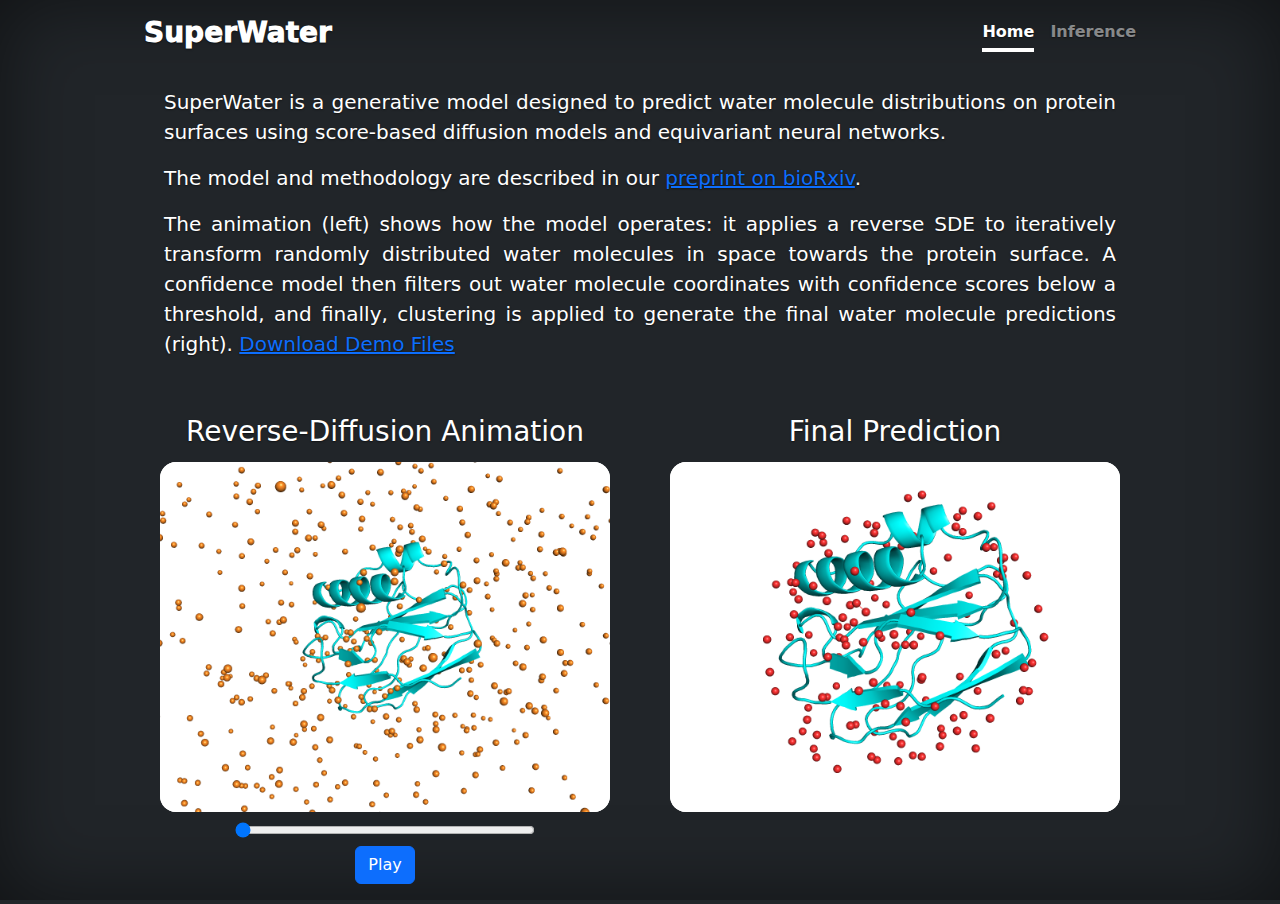
<file: webapp/templates/index.html>
<!doctype html>
<html lang="en" class="h-100">

<head>
    <meta charset="utf-8">
    <meta name="viewport" content="width=device-width, initial-scale=1">
    <title>SuperWater</title>
    <!-- Bootstrap core CSS -->
    <link href="../static/css/bootstrap.min.css" rel="stylesheet">
    <!-- Custom styles -->
    <link href="../static/css/index_page.css" rel="stylesheet">
</head>

<body class="d-flex text-center text-white bg-dark">
    <div class="d-flex w-100 h-100 p-3 mx-auto flex-column">

        <!-- Header -->
        <header style="margin-bottom: 15px;">
            <div class="mx-auto" style="max-width: 62em;">
                <h3 class="float-md-start mb-0" style="font-weight: 1000;">SuperWater</h3>
                <nav class="nav nav-masthead justify-content-center float-md-end">
                    <a class="nav-link active" aria-current="page" href="/">Home</a>
                    <a class="nav-link" href="/inference">Inference</a>
                    <!-- <a class="nav-link" href="#">Manubook</a> -->
                </nav>
            </div>
        </header>

        <!-- Main Content -->
        <main class="px-3">
            <div class="description-container">
                <p class="description-text">
                    SuperWater is a generative model designed to predict water molecule distributions on protein surfaces
                    using score-based diffusion models and equivariant neural networks.
                </p>
                <p class="description-text">
                    The model and methodology are described in our 
                    <a href="https://www.biorxiv.org/content/10.1101/2024.11.18.624208v1" target="_blank">preprint on bioRxiv</a>.
                </p>
                <p class="description-text">
                    The animation (left) shows how the model operates: it applies a reverse SDE to iteratively transform 
                    randomly distributed water molecules in space towards the protein surface. 
                    A confidence model then filters out water molecule coordinates with confidence scores below a threshold, and finally, clustering is applied 
                    to generate the final water molecule predictions (right). <a href="/download-demo/4YL4_inferenced.zip" download>Download Demo Files</a>
                </p>
            </div>
            

            <!-- Two boxes side by side -->
            <div class="container-box">

                <!-- Left Box: Animation -->
                <div class="box">
                    <h3 style="padding-bottom: 5px;">Reverse-Diffusion Animation</h3>

                    <div class="image-frame">
                        <img id="animation-frame" src="../static/images/diffusion_animation/4yl4_0001.png"
                            alt="Diffusion Animation" />
                    </div>

                    <div class="controls">
                        <input type="range" id="progress-bar" min="1" max="20" value="1" onchange="updateFrame()" />
                        <button class="btn btn-primary mt-2" id="play-btn" onclick="toggleAnimation()">Play</button>
                    </div>
                </div>

                <!-- Right Box: Static Image -->
                <div class="box">
                    <h3 style="padding-bottom: 5px;">Final Prediction</h3>

                    <div class="image-frame">
                        <img id="static-image" src="../static/images/4yl4_static_0001.png" alt="Static Structure" />
                    </div>
                </div>
            </div>
        </main>

    </div>

    <!-- Animation logic -->
    <script>
        let currentFrame = 1;
        let playing = false;
        let interval;

        function toggleAnimation() {
            let btn = document.getElementById("play-btn");

            if (!playing && currentFrame === 1) {
                playing = true;
                btn.textContent = "Playing...";
                interval = setInterval(() => {
                    if (currentFrame >= 20) {
                        clearInterval(interval);
                        playing = false;
                        btn.textContent = "Replay";
                    } else {
                        currentFrame++;
                        document.getElementById("progress-bar").value = currentFrame;
                        updateFrame();
                    }
                }, 500);


            } else if (!playing && currentFrame >= 20) {
                currentFrame = 1;
                document.getElementById("progress-bar").value = currentFrame;
                updateFrame();
                btn.textContent = "Play";
            }
        }

        function updateFrame() {
            let frameNumber = String(document.getElementById("progress-bar").value).padStart(4, '0');
            document.getElementById("animation-frame").src =
                `../static/images/diffusion_animation/4yl4_${frameNumber}.png?nocache=${Date.now()}`;
        }

    </script>

</body>

</html>
</file>
<file: webapp/static/css/index_page.css>
/*
 * Base styling
 */

 body {
  text-shadow: 0 .05rem .1rem rgba(0, 0, 0, .5);
  box-shadow: inset 0 0 5rem rgba(0, 0, 0, .5);
  background-position: center;
  background-repeat: no-repeat;
  background-attachment: fixed;
  width: 100vw;
  height: 100vh;
}

.cover-container {
  max-width: 62em;
}

/*
 * Header
 */

.nav-masthead .nav-link {
  padding: .25rem 0;
  font-weight: 700;
  color: rgba(255, 255, 255, .5);
  background-color: transparent;
  border-bottom: .25rem solid transparent;
}

.nav-masthead .nav-link:hover,
.nav-masthead .nav-link:focus {
  border-bottom-color: rgba(255, 255, 255, .25);
}

.nav-masthead .nav-link + .nav-link {
  margin-left: 1rem;
}

.nav-masthead .active {
  color: #fff;
  border-bottom-color: #fff;
}

/*
 * Main layout
 */

.container-box {
  display: flex;    
  justify-content: center;
  align-items: flex-start;  
  gap: 60px;
  padding: 20px 10px;
}

.box {
  display: flex;
  flex-direction: column; 
  align-items: center;
}

.image-frame {
  width: 450px; 
  height: 350px; 
  display: flex;
  align-items: center;
  justify-content: center;
  overflow: hidden;  
  background-color: #fff; 
  border-radius: 1rem;
}

.image-frame img {
  width: 100%;
  height: 100%;
  object-fit: cover; 
}

.controls {
  display: flex;
  flex-direction: column;
  align-items: center;
  margin-top: 10px;
}

.btn-secondary {
  color: #333;
}

input[type="range"] {
  width: 300px;
}

.description-container {
  text-align: justify;      
  max-width: 62em;        
  margin: 0 auto; 
  padding: 20px;
}

.description-text {
  font-size: 20px;  
  line-height: 1.5; 
}
</file>
